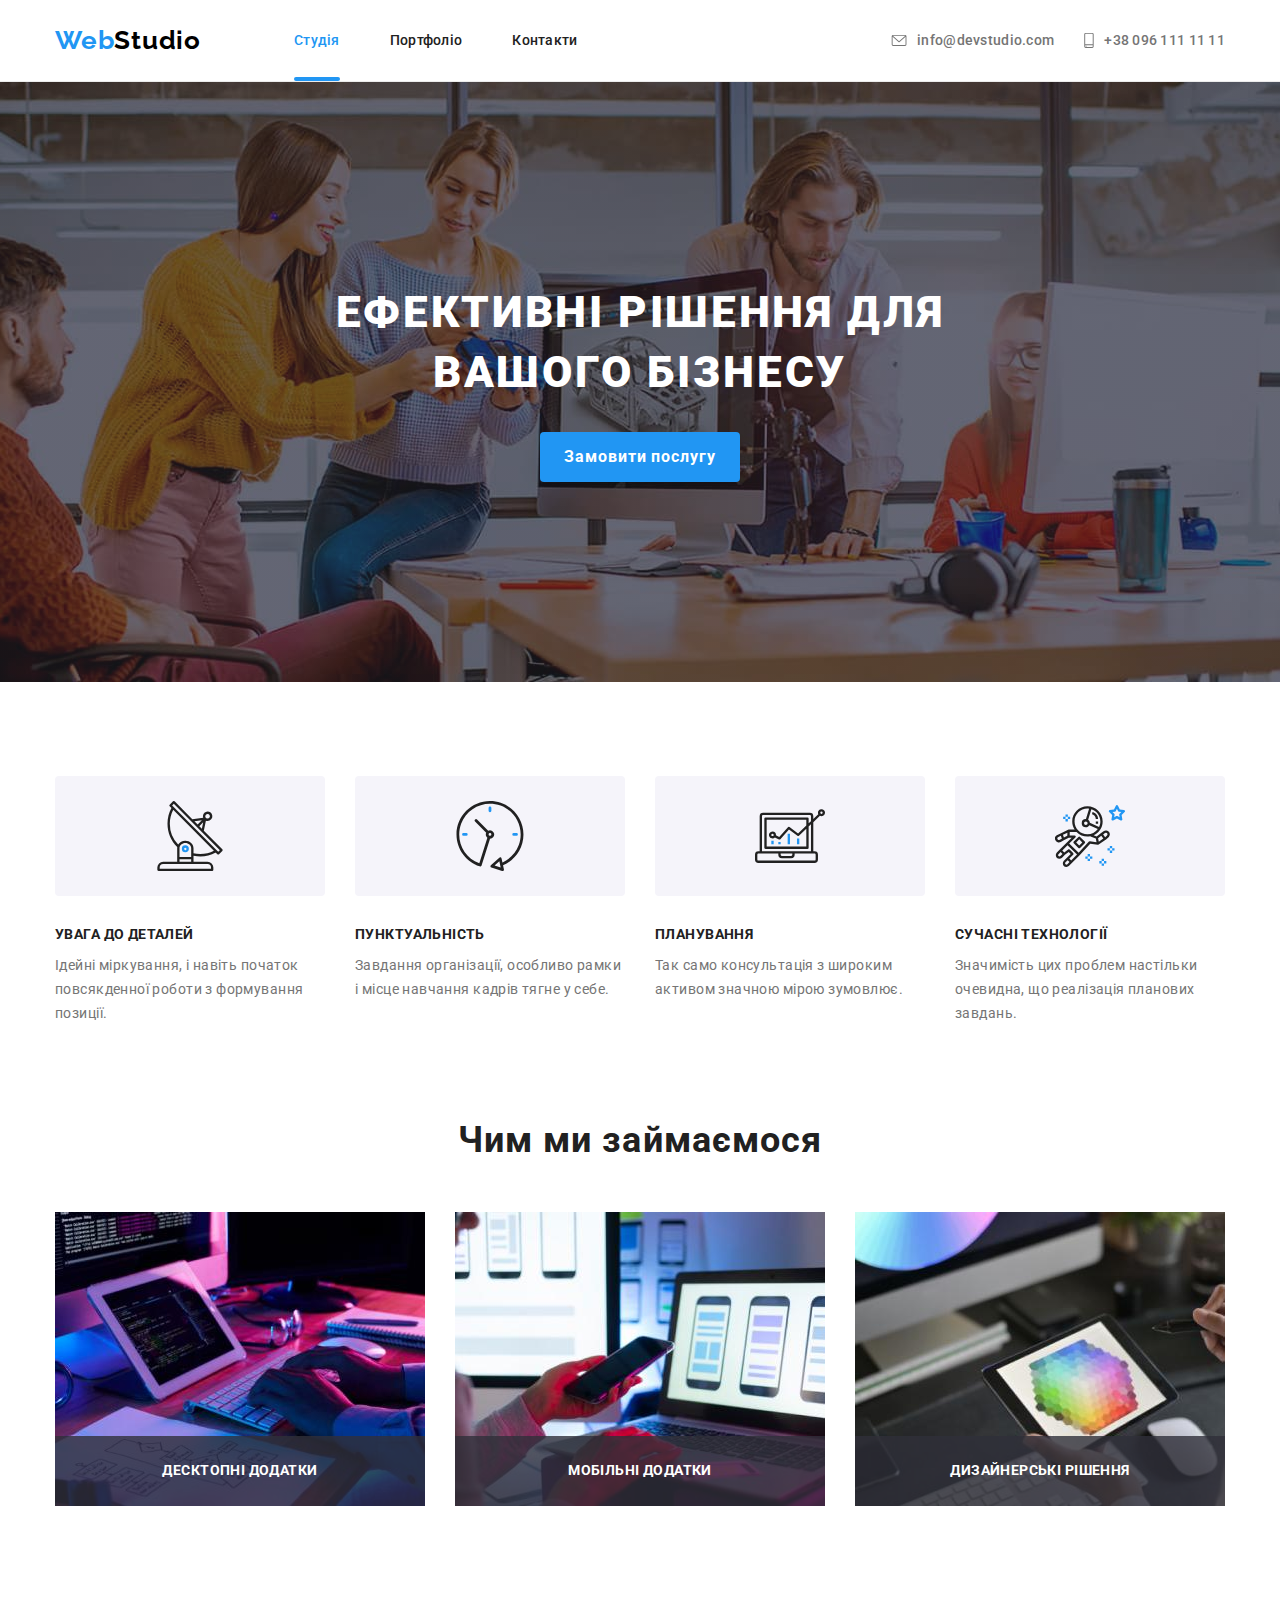
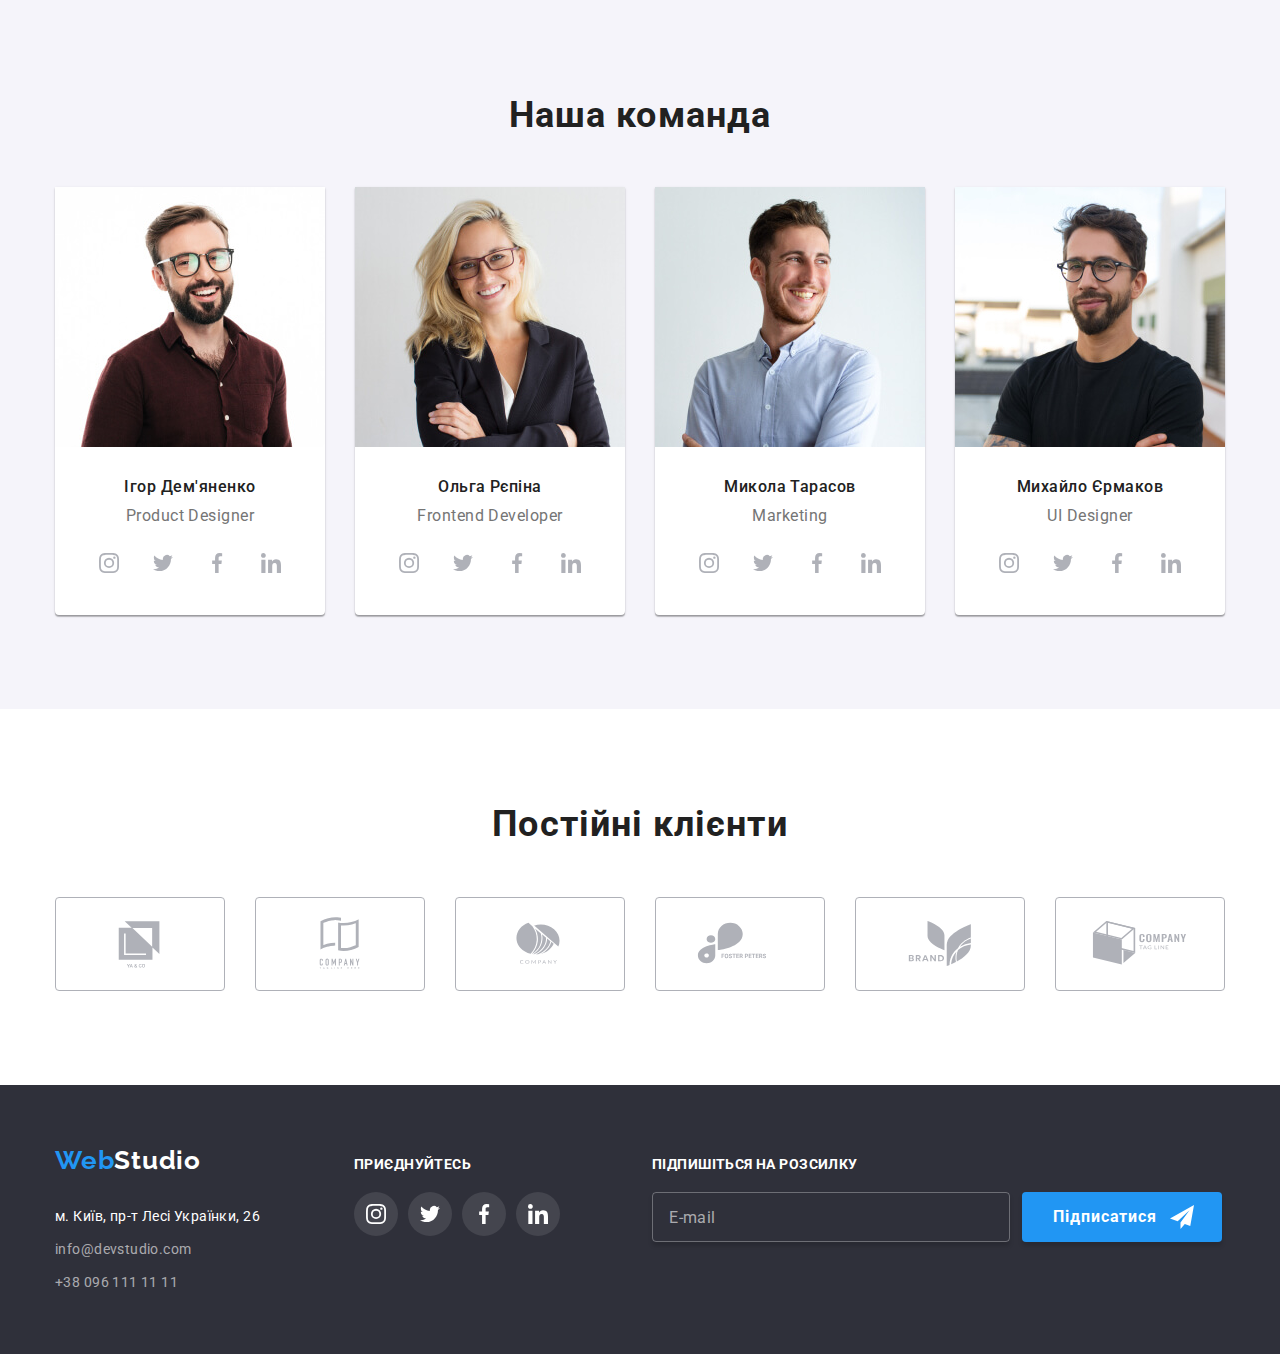
<file: index.html>
<!DOCTYPE html>
<html lang="uk">
  <head>
    <meta charset="UTF-8" />
    <meta http-equiv="X-UA-Compatible" content="IE=edge" />
    <meta name="viewport" content="width=device-width, initial-scale=1.0" />
    <title>Document</title>
    <link
      rel="stylesheet"
      href="https://cdnjs.cloudflare.com/ajax/libs/modern-normalize/2.0.0/modern-normalize.min.css"
    />
    <link rel="preconnect" href="https://fonts.googleapis.com" />
    <link rel="preconnect" href="https://fonts.gstatic.com" crossorigin />
    <link
      href="https://fonts.googleapis.com/css2?family=Raleway:wght@700&family=Roboto:wght@400;500;700;900&display=swap"
      rel="stylesheet"
    />
    <!--<link rel="stylesheet" href="./css/styles.css" />-->
    <link rel="stylesheet" href="./css/main.min.css" />
  </head>
  <body>
    <header>
      <div class="header-container container">
        <a lang="en" href="#" class="logo logo--light logo--mobile">
          <span class="logo__color">Web</span>Studio
        </a>
        <button data-menu-open class="menu-container__button">
          <svg class="menu-container_icon" width="40" height="40">
            <use href="./images/icons.svg#icon-menu_40px"></use>
          </svg>
        </button>
        <div data-menu class="menu-container">
          <button data-menu-close class="menu-container__button">
            <svg class="menu-container_icon" width="40" height="40">
              <use href="./images/icons.svg#icon-close_40px"></use>
            </svg>
          </button>

          <nav class="navigation">
            <a lang="en" href="#" class="logo logo--light logo--desk">
              <span class="logo__color">Web</span>Studio
            </a>
            <ul class="navigation__list">
              <li class="navigation__item">
                <a
                  class="navigation__link navigation__link--current"
                  href="./index.html"
                >
                  Студія
                </a>
              </li>
              <li class="navigation__item">
                <a class="navigation__link" href="./portfolio.html">
                  Портфоліо
                </a>
              </li>
              <li class="navigation__item">
                <a class="navigation__link" href="#"> Контакти </a>
              </li>
            </ul>
          </nav>
          <div class="menu-container__foot">
            <ul class="contacts">
              <li class="contacts__item">
                <a class="contacts__link" href="mailto:info@devstudio.com">
                  <svg width="16" height="12" class="contacts__icon">
                    <use href="./images/icons.svg#icon-envelope"></use>
                  </svg>
                  info@devstudio.com
                </a>
              </li>
              <li class="contacts__item">
                <a class="contacts__link" href="tel:380961111111">
                  <svg width="10" height="16" class="contacts__icon">
                    <use href="./images/icons.svg#icon-smartphone"></use>
                  </svg>
                  +38 096 111 11 11
                </a>
              </li>
            </ul>
            <ul class="header-social">
              <li class="header-social__item">
                <a class="header-social__link" href="#">Instagram</a>
              </li>
              <li class="header-social__item">
                <a class="header-social__link" href="#">Twitter</a>
              </li>
              <li class="header-social__item">
                <a class="header-social__link" href="#">Facebook</a>
              </li>
              <li class="header-social__item">
                <a class="header-social__link" href="#">LinkedIn</a>
              </li>
            </ul>
          </div>
        </div>
      </div>
    </header>
    <main>
      <section class="hero">
        <div class="container">
          <h1 class="hero__head">Ефективні рішення для вашого бізнесу</h1>
          <button data-modal-open type="button" class="hero__button">
            Замовити послугу
          </button>
        </div>
        <div data-modal class="backdrop is-hidden">
          <div class="modal">
            <button data-modal-close class="modal__button" type="button">
              <svg class="modal__icon" width="30" height="30">
                <use href="./images/icons.svg#icon-close"></use>
              </svg>
            </button>

            <form class="form">
              <h2 class="form__head">Залиште свої дані, ми вам передзвонимо</h2>
              <div class="form__field">
                <label class="form__label" for="name">Ім'я</label>
                <input class="form__input" type="text" name="name" id="name" />
                <svg class="form__icon" width="18" height="18">
                  <use href="./images/icons.svg#icon-person-black-18dp"></use>
                </svg>
              </div>

              <div class="form__field">
                <label class="form__label" for="tel">Телефон</label>
                <input class="form__input" type="tel" name="tel" id="tel" />
                <svg class="form__icon" width="18" height="18">
                  <use href="./images/icons.svg#icon-phone-black-18dp"></use>
                </svg>
              </div>

              <div class="form__field">
                <label class="form__label" for="mail">Пошта</label>
                <input class="form__input" type="email" name="mail" id="mail" />
                <svg class="form__icon" width="18" height="18">
                  <use href="./images/icons.svg#icon-email-black-18dp"></use>
                </svg>
              </div>

              <div class="comment form__field">
                <label class="form__label" for="comment">Коментар</label>
                <textarea
                  class="comment__textarea"
                  name="comment"
                  placeholder="Введіть текст"
                  id="comment"
                ></textarea>
              </div>

              <div class="checkbox">
                <label class="checkbox__label">
                  <input
                    class="checkbox__input visually-hidden"
                    type="checkbox"
                    name="policy"
                  />
                  <svg
                    class="checkbox__icon checkbox__icon--on"
                    width="16"
                    height="16"
                  >
                    <use href="./images/icons.svg#icon-check"></use>
                  </svg>
                  <svg
                    class="checkbox__icon checkbox__icon--off"
                    width="16"
                    height="16"
                  >
                    <use href="./images/icons.svg#vector-no-check"></use>
                  </svg>
                  Погоджуюся з розсилкою та приймаю
                  <a class="checkbox__link" href="#">Умови договору</a>
                </label>
              </div>

              <button class="form__button" type="submit">Відправити</button>
            </form>
          </div>
        </div>
      </section>
      <section class="advantages section">
        <div class="container">
          <h2 class="visually-hidden">hi</h2>
          <ul class="advantages__list">
            <li class="advantages__item">
              <div class="advantages__box">
                <svg width="70" height="70">
                  <use href="./images/icons.svg#icon-antenna-1"></use>
                </svg>
              </div>
              <h3 class="advantages__head">УВАГА ДО ДЕТАЛЕЙ</h3>
              <p class="advantages__text">
                Ідейні міркування, і навіть початок повсякденної роботи з
                формування позиції.
              </p>
            </li>
            <li class="advantages__item">
              <div class="advantages__box">
                <svg width="70" height="70">
                  <use href="./images/icons.svg#icon-clock-1"></use>
                </svg>
              </div>
              <h3 class="advantages__head">ПУНКТУАЛЬНІСТЬ</h3>
              <p class="advantages__text">
                Завдання організації, особливо рамки і місце навчання кадрів
                тягне у себе.
              </p>
            </li>
            <li class="advantages__item">
              <div class="advantages__box">
                <svg width="70" height="70">
                  <use href="./images/icons.svg#icon-diagram-1"></use>
                </svg>
              </div>
              <h3 class="advantages__head">ПЛАНУВАННЯ</h3>
              <p class="advantages__text">
                Так само консультація з широким активом значною мірою зумовлює.
              </p>
            </li>
            <li class="advantages__item">
              <div class="advantages__box">
                <svg width="70" height="70">
                  <use href="./images/icons.svg#icon-astronaut-1"></use>
                </svg>
              </div>
              <h3 class="advantages__head">СУЧАСНІ ТЕХНОЛОГІЇ</h3>
              <p class="advantages__text">
                Значимість цих проблем настільки очевидна, що реалізація
                планових завдань.
              </p>
            </li>
          </ul>
        </div>
      </section>
      <section class="about section">
        <div class="container">
          <h2 class="about__head">Чим ми займаємося</h2>
          <ul class="about__list">
            <li class="about__item">
              <img
                src="./images/desktop/decktopd.jpg"
                srcset="
                  ./images/desktop/decktopd.jpg    1x,
                  ./images/desktop/decktopd@2x.jpg 2x
                "
                alt="Навчання логіці html"
                width="370"
                height="294"
              />
              <div class="about__overlay">
                <p class="about__text">Десктопні додатки</p>
              </div>
            </li>
            <li class="about__item">
              <img
                src="./images/desktop/mobiled.jpg"
                srcset="
                  ./images/desktop/mobiled.jpg    1x,
                  ./images/desktop/mobiled@2x.jpg 2x
                "
                alt="Серфінг по інтернету за допомогою телефону"
                width="370"
                height="294"
              />
              <div class="about__overlay">
                <p class="about__text">Мобільні додатки</p>
              </div>
            </li>
            <li class="about__item">
              <img
                src="./images/desktop/designr.jpg"
                srcset="
                  ./images/desktop/designr.jpg    1x,
                  ./images/desktop/designr@2x.jpg 2x
                "
                alt="Палітра на графічному планшеті"
                width="370"
                height="294"
              />
              <div class="about__overlay">
                <p class="about__text">Дизайнерські рішення</p>
              </div>
            </li>
          </ul>
        </div>
      </section>
      <section class="team section">
        <div class="container">
          <h2 class="team__head">Наша команда</h2>
          <ul class="team__list">
            <li class="team__item">
              <picture>
                <source
                  srcset="
                    ./images/desktop/demyanenko_desktop-img.jpg    1x,
                    ./images/desktop/demyanenko_desktop-img@2x.jpg 2x
                  "
                  type="image/jpg"
                  media="(min-width: 1200px)"
                />
                <source
                  srcset="
                    ./images/tablet/demyanenko_tablet-img.jpg    1x,
                    ./images/tablet/demyanenko_tablet-img@2x.jpg 2x
                  "
                  type="image/jpg"
                  media="(min-width: 768px)"
                />
                <source
                  srcset="
                    ./images/mobile/demyanenko_mobile-img.jpg    1x,
                    ./images/mobile/demyanenko_mobile-img@2x.jpg 2x
                  "
                  type="image/jpg"
                />
                <img
                  src="./images/desktop/demyanenko_desktop-img.jpg"
                  alt="Фото Ігора Дем`яненко"
                />
              </picture>
              <div class="team__inner">
                <h3 class="team__name">Ігор Дем'яненко</h3>
                <p lang="en" class="team__profession">Product Designer</p>
                <ul class="social-networks social-networks--light">
                  <li class="social-networks__item">
                    <a class="social-networks__link" href="#">
                      <svg class="social-networks__icon" width="20" height="20">
                        <use href="./images/icons.svg#icon-instagram-2"></use>
                      </svg>
                    </a>
                  </li>
                  <li class="social-networks__item">
                    <a class="social-networks__link" href="#">
                      <svg class="social-networks__icon" width="20" height="20">
                        <use href="./images/icons.svg#icon-twitter-1"></use>
                      </svg>
                    </a>
                  </li>
                  <li class="social-networks__item">
                    <a class="social-networks__link" href="#">
                      <svg class="social-networks__icon" width="20" height="20">
                        <use href="./images/icons.svg#icon-facebook-1"></use>
                      </svg>
                    </a>
                  </li>
                  <li class="social-networks__item">
                    <a class="social-networks__link" href="#">
                      <svg class="social-networks__icon" width="20" height="20">
                        <use href="./images/icons.svg#icon-linkedin-1"></use>
                      </svg>
                    </a>
                  </li>
                </ul>
              </div>
            </li>
            <li class="team__item">
              <picture>
                <source
                  srcset="
                    ./images/desktop/repina_desktop-img.jpg    1x,
                    ./images/desktop/repina_desktop-img@2x.jpg 2x
                  "
                  type="image/jpg"
                  media="(min-width: 1200px)"
                />
                <source
                  srcset="
                    ./images/tablet/repina_tablet-img.jpg    1x,
                    ./images/tablet/repina_tablet-img@2x.jpg 2x
                  "
                  type="image/jpg"
                  media="(min-width: 768px)"
                />
                <source
                  srcset="
                    ./images/mobile/repina_mobile-img.jpg    1x,
                    ./images/mobile/repina_mobile-img@2x.jpg 2x
                  "
                  type="image/jpg"
                />
                <img
                  src="./images/desktop/repina_desktop-img.jpg"
                  alt="Фото Ольги Рєпіної"
                />
              </picture>
              <div class="team__inner">
                <h3 class="team__name">Ольга Рєпіна</h3>
                <p lang="en" class="team__profession">Frontend Developer</p>
                <ul class="social-networks social-networks--light">
                  <li class="social-networks__item">
                    <a class="social-networks__link" href="#">
                      <svg class="social-networks__icon" width="20" height="20">
                        <use href="./images/icons.svg#icon-instagram-2"></use>
                      </svg>
                    </a>
                  </li>
                  <li class="social-networks__item">
                    <a class="social-networks__link" href="#">
                      <svg class="social-networks__icon" width="20" height="20">
                        <use href="./images/icons.svg#icon-twitter-1"></use>
                      </svg>
                    </a>
                  </li>
                  <li class="social-networks__item">
                    <a class="social-networks__link" href="#">
                      <svg class="social-networks__icon" width="20" height="20">
                        <use href="./images/icons.svg#icon-facebook-1"></use>
                      </svg>
                    </a>
                  </li>
                  <li class="social-networks__item">
                    <a class="social-networks__link" href="#">
                      <svg class="social-networks__icon" width="20" height="20">
                        <use href="./images/icons.svg#icon-linkedin-1"></use>
                      </svg>
                    </a>
                  </li>
                </ul>
              </div>
            </li>
            <li class="team__item">
              <picture>
                <source
                  srcset="
                    ./images/desktop/tarasov_desktop-img.jpg    1x,
                    ./images/desktop/tarasov_desktop-img@2x.jpg 2x
                  "
                  type="image/jpg"
                  media="(min-width: 1200px)"
                />
                <source
                  srcset="
                    ./images/tablet/tarasov_tablet-img.jpg    1x,
                    ./images/tablet/tarasov_tablet-img@2x.jpg 2x
                  "
                  type="image/jpg"
                  media="(min-width: 768px)"
                />
                <source
                  srcset="
                    ./images/mobile/tarasov_mobile-img.jpg    1x,
                    ./images/mobile/tarasov_mobile-img@2x.jpg 2x
                  "
                  type="image/jpg"
                />
                <img
                  src="./images/desktop/tarasov_desktop-img.jpg"
                  alt="Фото Миколи Тарасова"
                />
              </picture>
              <div class="team__inner">
                <h3 class="team__name">Микола Тарасов</h3>
                <p lang="en" class="team__profession">Marketing</p>
                <ul class="social-networks social-networks--light">
                  <li class="social-networks__item">
                    <a class="social-networks__link" href="#">
                      <svg class="social-networks__icon" width="20" height="20">
                        <use href="./images/icons.svg#icon-instagram-2"></use>
                      </svg>
                    </a>
                  </li>
                  <li class="social-networks__item">
                    <a class="social-networks__link" href="#">
                      <svg class="social-networks__icon" width="20" height="20">
                        <use href="./images/icons.svg#icon-twitter-1"></use>
                      </svg>
                    </a>
                  </li>
                  <li class="social-networks__item">
                    <a class="social-networks__link" href="#">
                      <svg class="social-networks__icon" width="20" height="20">
                        <use href="./images/icons.svg#icon-facebook-1"></use>
                      </svg>
                    </a>
                  </li>
                  <li class="social-networks__item">
                    <a class="social-networks__link" href="#">
                      <svg class="social-networks__icon" width="20" height="20">
                        <use href="./images/icons.svg#icon-linkedin-1"></use>
                      </svg>
                    </a>
                  </li>
                </ul>
              </div>
            </li>
            <li class="team__item">
              <picture>
                <source
                  srcset="
                    ./images/desktop/ermakov_desktop-img.jpg    1x,
                    ./images/desktop/ermakov_desktop-img@2x.jpg 2x
                  "
                  type="image/jpg"
                  media="(min-width: 1200px)"
                />
                <source
                  srcset="
                    ./images/tablet/ermakov_tablet-img.jpg    1x,
                    ./images/tablet/ermakov_tablet-img@2x.jpg 2x
                  "
                  type="image/jpg"
                  media="(min-width: 768px)"
                />
                <source
                  srcset="
                    ./images/mobile/ermakov_mobile-img.jpg    1x,
                    ./images/mobile/ermakov_mobile-img@2x.jpg 2x
                  "
                  type="image/jpg"
                />
                <img
                  src="./images/desktop/ermakov_desktop-img.jpg"
                  alt="Фото Михайла Єрмакова"
                />
              </picture>
              <div class="team__inner">
                <h3 class="team__name">Михайло Єрмаков</h3>
                <p lang="en" class="team__profession">UI Designer</p>
                <ul class="social-networks social-networks--light">
                  <li class="social-networks__item">
                    <a class="social-networks__link" href="#">
                      <svg class="social-networks__icon" width="20" height="20">
                        <use href="./images/icons.svg#icon-instagram-2"></use>
                      </svg>
                    </a>
                  </li>
                  <li class="social-networks__item">
                    <a class="social-networks__link" href="#">
                      <svg class="social-networks__icon" width="20" height="20">
                        <use href="./images/icons.svg#icon-twitter-1"></use>
                      </svg>
                    </a>
                  </li>
                  <li class="social-networks__item">
                    <a class="social-networks__link" href="#">
                      <svg class="social-networks__icon" width="20" height="20">
                        <use href="./images/icons.svg#icon-facebook-1"></use>
                      </svg>
                    </a>
                  </li>
                  <li class="social-networks__item">
                    <a class="social-networks__link" href="#">
                      <svg class="social-networks__icon" width="20" height="20">
                        <use href="./images/icons.svg#icon-linkedin-1"></use>
                      </svg>
                    </a>
                  </li>
                </ul>
              </div>
            </li>
          </ul>
        </div>
      </section>
      <section class="clients section">
        <div class="container">
          <h2 class="clients__head">Постійні клієнти</h2>
          <ul class="clients__list">
            <li class="clients__item">
              <a class="clients__link" href="#">
                <svg class="clients__icon" width="106" height="60">
                  <use href="./images/icons.svg#icon-yaco"></use>
                </svg>
              </a>
            </li>
            <li class="clients__item">
              <a class="clients__link" href="#">
                <svg class="clients__icon" width="106" height="60">
                  <use href="./images/icons.svg#icon-taglinehere"></use>
                </svg>
              </a>
            </li>
            <li class="clients__item">
              <a class="clients__link" href="#">
                <svg class="clients__icon" width="106" height="60">
                  <use href="./images/icons.svg#icon-company"></use>
                </svg>
              </a>
            </li>
            <li class="clients__item">
              <a class="clients__link" href="#">
                <svg class="clients__icon" width="106" height="60">
                  <use href="./images/icons.svg#icon-Foster"></use>
                </svg>
              </a>
            </li>
            <li class="clients__item">
              <a class="clients__link" href="#">
                <svg class="clients__icon" width="106" height="60">
                  <use href="./images/icons.svg#icon-brand"></use>
                </svg>
              </a>
            </li>
            <li class="clients__item">
              <a class="clients__link" href="#">
                <svg class="clients__icon" width="106" height="60">
                  <use href="./images/icons.svg#icon-tagline"></use>
                </svg>
              </a>
            </li>
          </ul>
        </div>
      </section>
    </main>
    <footer>
      <div class="footer-box container">
        <div class="footer-box__tablet">
          <div class="main-section">
            <a lang="en" href="#" class="logo logo--dark">
              <span class="logo__color">Web</span>Studio
            </a>
            <address class="address">
              <ul class="address__list">
                <li class="address__item">
                  <a
                    href="https://goo.gl/maps/CPtrU1FHBa2aNyZL9"
                    target="_blank"
                    rel="noopener noreferrer"
                    class="address__location"
                    >м. Київ, пр-т Лесі Українки, 26</a
                  >
                </li>
                <li class="address__item">
                  <a class="address__contacts" href="mailto:info@devstudio.com">
                    info@devstudio.com
                  </a>
                </li>
                <li class="address__item">
                  <a class="address__contacts" href="tel:+380961111111">
                    +38 096 111 11 11
                  </a>
                </li>
              </ul>
            </address>
          </div>
          <div class="joining">
            <p class="joining__text">приєднуйтесь</p>
            <ul class="social-networks social-networks--dark">
              <li class="social-networks__item">
                <a
                  class="social-networks__link social-networks__link--dark"
                  href="#"
                >
                  <svg
                    class="social-networks__icon social-networks__icon--dark"
                    width="20"
                    height="20"
                  >
                    <use href="./images/icons.svg#icon-instagram-2"></use>
                  </svg>
                </a>
              </li>
              <li class="social-networks__item">
                <a
                  class="social-networks__link social-networks__link--dark"
                  href="#"
                >
                  <svg
                    class="social-networks__icon social-networks__icon--dark"
                    width="20"
                    height="20"
                  >
                    <use href="./images/icons.svg#icon-twitter-1"></use>
                  </svg>
                </a>
              </li>
              <li class="social-networks__item">
                <a
                  class="social-networks__link social-networks__link--dark"
                  href="#"
                >
                  <svg
                    class="social-networks__icon social-networks__icon--dark"
                    width="20"
                    height="20"
                  >
                    <use href="./images/icons.svg#icon-facebook-1"></use>
                  </svg>
                </a>
              </li>
              <li class="social-networks__item">
                <a
                  class="social-networks__link social-networks__link--dark"
                  href="#"
                >
                  <svg
                    class="social-networks__icon social-networks__icon--dark"
                    width="20"
                    height="20"
                  >
                    <use href="./images/icons.svg#icon-linkedin-1"></use>
                  </svg>
                </a>
              </li>
            </ul>
          </div>
        </div>
        <form class="subscribe">
          <p class="subscribe__text">Підпишіться на розсилку</p>
          <div class="subscribe__box">
            <input
              class="subscribe__input"
              type="email"
              name="email"
              placeholder="E-mail"
            />
            <button class="subscribe__button" type="button">
              Підписатися
              <svg class="subscribe__icon" width="24" height="24">
                <use href="./images/icons.svg#icon-sendtg"></use>
              </svg>
            </button>
          </div>
        </form>
      </div>
    </footer>
    <script src="./js/mobail-menu.js"></script>
    <script src="./js/modal.js"></script>
  </body>
</html>
</file>
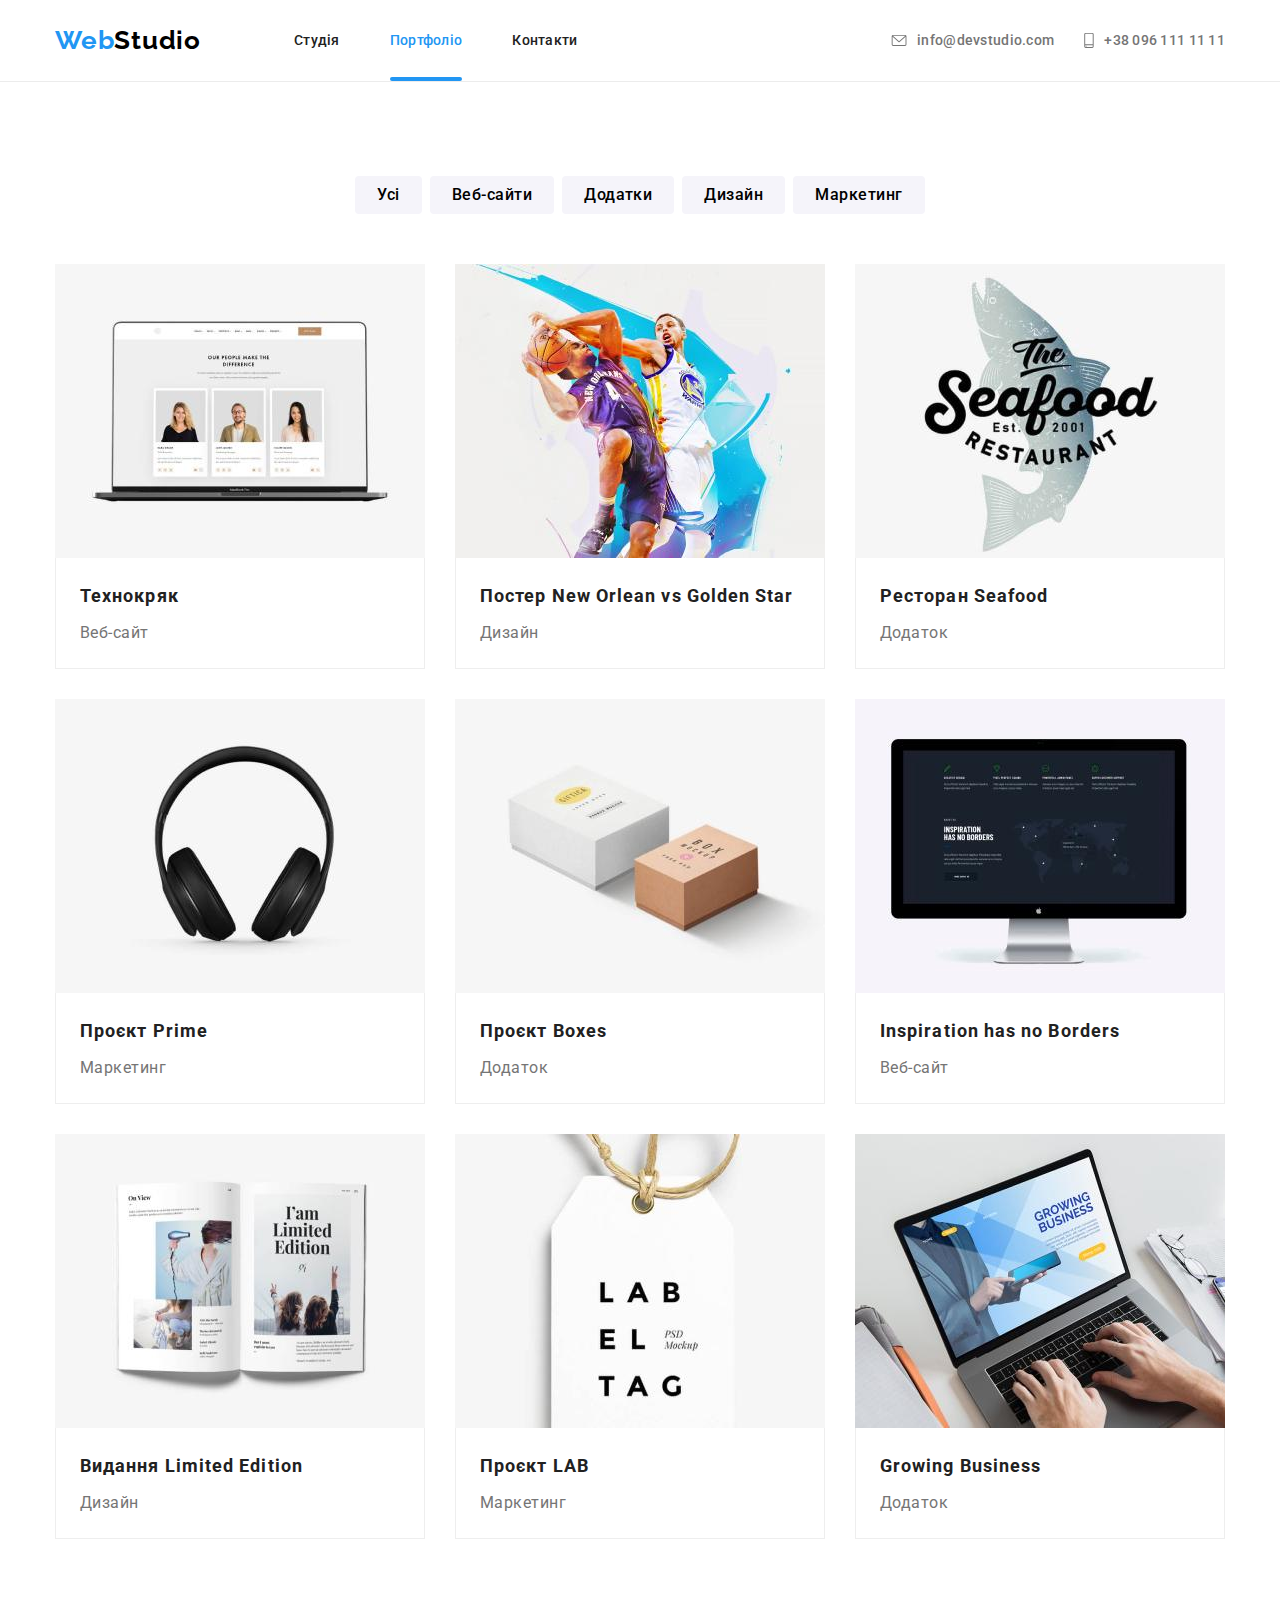
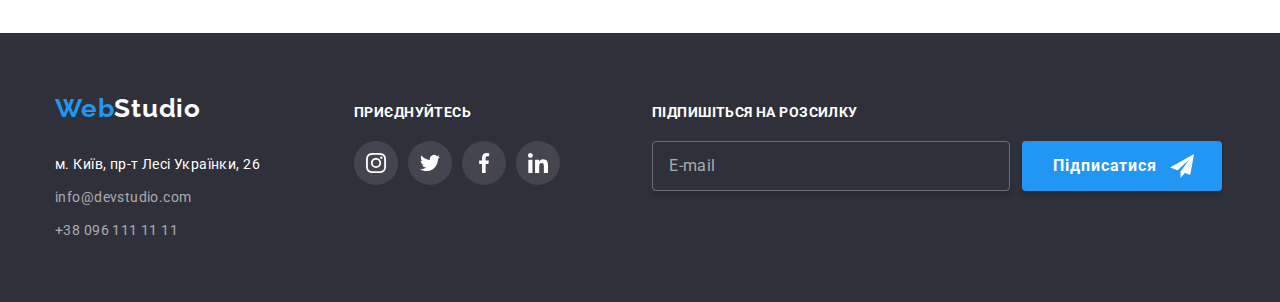
<file: portfolio.html>
<!DOCTYPE html>
<html lang="uk">
  <head>
    <meta charset="UTF-8" />
    <meta http-equiv="X-UA-Compatible" content="IE=edge" />
    <meta name="viewport" content="width=device-width, initial-scale=1.0" />
    <title>Document</title>
    <link
      rel="stylesheet"
      href="https://cdnjs.cloudflare.com/ajax/libs/modern-normalize/2.0.0/modern-normalize.min.css"
    />
    <link rel="preconnect" href="https://fonts.googleapis.com" />
    <link rel="preconnect" href="https://fonts.gstatic.com" crossorigin />
    <link
      href="https://fonts.googleapis.com/css2?family=Raleway:wght@700&family=Roboto:wght@400;500;700;900&display=swap"
      rel="stylesheet"
    />
    <!--<link rel="stylesheet" href="./css/styles.css" />-->
    <link rel="stylesheet" href="./css/main.min.css" />
  </head>
  <body>
    <header>
      <div class="header-container container">
        <a lang="en" href="#" class="logo logo--light logo--mobile">
          <span class="logo__color">Web</span>Studio
        </a>
        <button data-menu-open class="menu-container__button">
          <svg class="menu-container_icon" width="40" height="40">
            <use href="./images/icons.svg#icon-menu_40px"></use>
          </svg>
        </button>
        <div data-menu class="menu-container">
          <button data-menu-close class="menu-container__button">
            <svg class="menu-container_icon" width="40" height="40">
              <use href="./images/icons.svg#icon-close_40px"></use>
            </svg>
          </button>

          <nav class="navigation">
            <a lang="en" href="#" class="logo logo--light logo--desk">
              <span class="logo__color">Web</span>Studio
            </a>
            <ul class="navigation__list">
              <li class="navigation__item">
                <a class="navigation__link" href="./index.html"> Студія </a>
              </li>
              <li class="navigation__item">
                <a
                  class="navigation__link navigation__link--current"
                  href="./portfolio.html"
                >
                  Портфоліо
                </a>
              </li>
              <li class="navigation__item">
                <a class="navigation__link" href="#"> Контакти </a>
              </li>
            </ul>
          </nav>
          <div class="menu-container__foot">
            <ul class="contacts">
            <li class="contacts__item">
              <a class="contacts__link" href="mailto:info@devstudio.com">
                <svg width="16" height="12" class="contacts__icon">
                  <use href="./images/icons.svg#icon-envelope"></use>
                </svg>
                info@devstudio.com
              </a>
            </li>
            <li class="contacts__item">
              <a class="contacts__link" href="tel:380961111111">
                <svg width="10" height="16" class="contacts__icon">
                  <use href="./images/icons.svg#icon-smartphone"></use>
                </svg>
                +38 096 111 11 11
              </a>
            </li>
          </ul>
          <ul class="header-social">
            <li class="header-social__item">
              <a class="header-social__link" href="#">Instagram</a>
            </li>
            <li class="header-social__item">
              <a class="header-social__link" href="#">Twitter</a>
            </li>
            <li class="header-social__item">
              <a class="header-social__link" href="#">Facebook</a>
            </li>
            <li class="header-social__item">
              <a class="header-social__link" href="#">LinkedIn</a>
            </li>
          </ul>
          </div>
        </div>
      </div>
    </header>
    <main>
      <section class="portfolio section">
        <div class="container">
          <h1 class="visually-hidden">portfolio</h1>
          <ul class="portfolio__list">
            <li class="portfolio__item">
              <button type="button" class="portfolio__button">Усі</button>
            </li>
            <li class="portfolio__item">
              <button type="button" class="portfolio__button">Веб-сайти</button>
            </li>
            <li class="portfolio__item">
              <button type="button" class="portfolio__button">Додатки</button>
            </li>
            <li class="portfolio__item">
              <button type="button" class="portfolio__button">Дизайн</button>
            </li>
            <li class="portfolio__item">
              <button type="button" class="portfolio__button">Маркетинг</button>
            </li>
          </ul>
          <ul class="grid">
            <li class="grid__item">
              <a class="card" href="#">
                <div class="card__box">
                  <picture>
                    <source
                      srcset="
                        ./images/desktop/Technokrak_desktop.jpg    1x,
                        ./images/desktop/Technokrak_desktop_2x.jpg 2x
                      "
                      type="image/jpg"
                      media="(min-width: 1200px)"
                    />
                    <source
                      srcset="
                        ./images/tablet/Technokrak_tablet.jpg    1x,
                        ./images/tablet/Technokrak_tablet_2x.jpg 2x
                      "
                      type="image/jpg"
                      media="(min-width: 768px)"
                    />
                    <source
                      srcset="
                        ./images/mobile/Technokrak_mobile.jpg    1x,
                        ./images/mobile/Technokrak_mobile_2x.jpg 2x
                      "
                      type="image/jpg"
                    />
                    <img
                      src="./images/desktop/Technokrak_desktop.jpg"
                      alt="Демонстрація веб-сайту"
                    />
                  </picture>
                  <div class="card__overlay">
                    <p class="card__description">
                      Lorem ipsum dolor sit amet consectetur adipisicing elit.
                      Quos quod eius mollitia, et veniam placeat! Repellat
                      asperiores iure eligendi non numquam enim beatae expedita
                      error veritatis earum, quia iste quasi velit vero voluptas
                      porro debitis ut eos est cum ullam quo quaerat aut. Iusto,
                      dolor amet provident sint dolore quae, accusamus quasi
                      quod cumque dolorum dolorem soluta cupiditate tempora enim
                      iure veniam! Cupiditate ipsum facere non animi iste
                      perferendis placeat consequatur! Doloremque ipsam velit
                      pariatur aliquid, itaque molestiae facere quaerat, sunt
                      earum accusamus ea tempore dolore? Quod asperiores dolorum
                      optio accusamus. Voluptatem, fugiat maxime cum quisquam
                      atque obcaecati laboriosam quis?
                    </p>
                  </div>
                </div>
                <div class="card__border">
                  <h2 class="card__head">Технокряк</h2>
                  <p class="card__text">Веб-сайт</p>
                </div>
              </a>
            </li>
            <li class="grid__item">
              <a class="card" href="#">
                <div class="card__box">
                  <picture>
                    <source
                      srcset="
                        ./images/desktop/Poster_desktop.jpg    1x,
                        ./images/desktop/Poster_desktop_2x.jpg 2x
                      "
                      type="image/jpg"
                      media="(min-width: 1200px)"
                    />
                    <source
                      srcset="
                        ./images/tablet/Poster_tablet.jpg    1x,
                        ./images/tablet/Poster_tablet_2x.jpg 2x
                      "
                      type="image/jpg"
                      media="(min-width: 768px)"
                    />
                    <source
                      srcset="
                        ./images/mobile/Poster_mobile.jpg    1x,
                        ./images/mobile/Poster_mobile_2x.jpg 2x
                      "
                      type="image/jpg"
                    />
                    <img
                      src="./images/desktop/Poster_desktop.jpg"
                      alt="Постер з двума баскетболістами"
                    />
                  </picture>
                  <div class="card__overlay">
                    <p class="card__description">
                      Ресурс пропонує комплексні пропозиції з різним рівнем
                      функціоналу та сервісів. Все це дозволить відвідувачу
                      отримати вичерпні відомості про компанію чи приватну
                      особу.
                    </p>
                  </div>
                </div>
                <div class="card__border">
                  <h2 class="card__head">Постер New Orlean vs Golden Star</h2>
                  <p class="card__text">Дизайн</p>
                </div>
              </a>
            </li>
            <li class="grid__item">
              <a class="card" href="#">
                <div class="card__box">
                  <picture>
                    <source
                      srcset="
                        ./images/desktop/Seafood_desktop.jpg    1x,
                        ./images/desktop/Seafood_desktop_2x.jpg 2x
                      "
                      type="image/jpg"
                      media="(min-width: 1200px)"
                    />
                    <source
                      srcset="
                        ./images/tablet/Seafood_tablet.jpg    1x,
                        ./images/tablet/Seafood_tablet_2x.jpg 2x
                      "
                      type="image/jpg"
                      media="(min-width: 768px)"
                    />
                    <source
                      srcset="
                        ./images/mobile/Seafood_mobile.jpg    1x,
                        ./images/mobile/Seafood_mobile_2x.jpg 2x
                      "
                      type="image/jpg"
                    />
                    <img
                      src="./images/desktop/Seafood_desktop.jpg"
                      alt="Назва ресторану на фоні напівпрозорої риби"
                    />
                  </picture>
                  <div class="card__overlay">
                    <p class="card__description">
                      Ресурс пропонує комплексні пропозиції з різним рівнем
                      функціоналу та сервісів. Все це дозволить відвідувачу
                      отримати вичерпні відомості про компанію чи приватну
                      особу.
                    </p>
                  </div>
                </div>
                <div class="card__border">
                  <h2 class="card__head">Ресторан Seafood</h2>
                  <p class="card__text">Додаток</p>
                </div>
              </a>
            </li>
            <li class="grid__item">
              <a class="card" href="#">
                <div class="card__box">
                  <picture>
                    <source
                      srcset="
                        ./images/desktop/Prime_desktop.jpg    1x,
                        ./images/desktop/Prime_desktop_2x.jpg 2x
                      "
                      type="image/jpg"
                      media="(min-width: 1200px)"
                    />
                    <source
                      srcset="
                        ./images/tablet/Prime_tablet.jpg    1x,
                        ./images/tablet/Prime_tablet_2x.jpg 2x
                      "
                      type="image/jpg"
                      media="(min-width: 768px)"
                    />
                    <source
                      srcset="
                        ./images/mobile/Prime_mobile.jpg    1x,
                        ./images/mobile/Prime_mobile_2x.jpg 2x
                      "
                      type="image/jpg"
                    />
                    <img
                      src="./images/desktop/Prime_desktop.jpg"
                      alt="Навушники на білому фоні"
                    />
                  </picture>
                  <div class="card__overlay">
                    <p class="card__description">
                      Ресурс пропонує комплексні пропозиції з різним рівнем
                      функціоналу та сервісів. Все це дозволить відвідувачу
                      отримати вичерпні відомості про компанію чи приватну
                      особу.
                    </p>
                  </div>
                </div>
                <div class="card__border">
                  <h2 class="card__head">Проєкт Prime</h2>
                  <p class="card__text">Маркетинг</p>
                </div>
              </a>
            </li>
            <li class="grid__item">
              <a class="card" href="#">
                <div class="card__box">
                  <picture>
                    <source
                      srcset="
                        ./images/desktop/Boxes_desktop.jpg    1x,
                        ./images/desktop/Boxes_desktop_2x.jpg 2x
                      "
                      type="image/jpg"
                      media="(min-width: 1200px)"
                    />
                    <source
                      srcset="
                        ./images/tablet/Boxes_tablet.jpg    1x,
                        ./images/tablet/Boxes_tablet_2x.jpg 2x
                      "
                      type="image/jpg"
                      media="(min-width: 768px)"
                    />
                    <source
                      srcset="
                        ./images/mobile/Boxes_mobile.jpg    1x,
                        ./images/mobile/Boxes_mobile_2x.jpg 2x
                      "
                      type="image/jpg"
                    />
                    <img
                      src="./images/desktop/Boxes_desktop.jpg"
                      alt="Дві, гарно оформленні, коробочки"
                    />
                  </picture>
                  <div class="card__overlay">
                    <p class="card__description">
                      Ресурс пропонує комплексні пропозиції з різним рівнем
                      функціоналу та сервісів. Все це дозволить відвідувачу
                      отримати вичерпні відомості про компанію чи приватну
                      особу.
                    </p>
                  </div>
                </div>
                <div class="card__border">
                  <h2 class="card__head">Проєкт Boxes</h2>
                  <p class="card__text">Додаток</p>
                </div>
              </a>
            </li>
            <li class="grid__item">
              <a class="card" href="#">
                <div class="card__box">
                  <picture>
                    <source
                      srcset="
                        ./images/desktop/Borders_desktop.jpg    1x,
                        ./images/desktop/Borders_desktop_2x.jpg 2x
                      "
                      type="image/jpg"
                      media="(min-width: 1200px)"
                    />
                    <source
                      srcset="
                        ./images/tablet/Borders_tablet.jpg    1x,
                        ./images/tablet/Borders_tablet_2x.jpg 2x
                      "
                      type="image/jpg"
                      media="(min-width: 768px)"
                    />
                    <source
                      srcset="
                        ./images/mobile/Borders_mobile.jpg    1x,
                        ./images/mobile/Borders_mobile_2x.jpg 2x
                      "
                      type="image/jpg"
                    />
                    <img
                      src="./images/desktop/Borders_desktop.jpg"
                      alt="Екран із зображенням веб-сайту"
                    />
                  </picture>
                  <div class="card__overlay">
                    <p class="card__description">
                      Ресурс пропонує комплексні пропозиції з різним рівнем
                      функціоналу та сервісів. Все це дозволить відвідувачу
                      отримати вичерпні відомості про компанію чи приватну
                      особу.
                    </p>
                  </div>
                </div>
                <div class="card__border">
                  <h2 class="card__head" lang="en">
                    Inspiration has no Borders
                  </h2>
                  <p class="card__text">Веб-сайт</p>
                </div>
              </a>
            </li>
            <li class="grid__item">
              <a class="card" href="#">
                <div class="card__box">
                  <picture>
                    <source
                      srcset="
                        ./images/desktop/Limited_desktop.jpg    1x,
                        ./images/desktop/Limited_desktop_2x.jpg 2x
                      "
                      type="image/jpg"
                      media="(min-width: 1200px)"
                    />
                    <source
                      srcset="
                        ./images/tablet/Limited_tablet.jpg    1x,
                        ./images/tablet/Limited_tablet_2x.jpg 2x
                      "
                      type="image/jpg"
                      media="(min-width: 768px)"
                    />
                    <source
                      srcset="
                        ./images/mobile/Limited_mobile.jpg    1x,
                        ./images/mobile/Limited_mobile_2x.jpg 2x
                      "
                      type="image/jpg"
                    />
                    <img
                      src="./images/desktop/Limited_desktop.jpg"
                      alt="Журнал у гарному дизайні"
                    />
                  </picture>
                  <div class="card__overlay">
                    <p class="card__description">
                      Ресурс пропонує комплексні пропозиції з різним рівнем
                      функціоналу та сервісів. Все це дозволить відвідувачу
                      отримати вичерпні відомості про компанію чи приватну
                      особу.
                    </p>
                  </div>
                </div>
                <div class="card__border">
                  <h2 class="card__head">Видання Limited Edition</h2>
                  <p class="card__text">Дизайн</p>
                </div>
              </a>
            </li>
            <li class="grid__item">
              <a class="card" href="#">
                <div class="card__box">
                  <picture>
                    <source
                      srcset="
                        ./images/desktop/LAB_desktop.jpg    1x,
                        ./images/desktop/LAB_desktop_2x.jpg 2x
                      "
                      type="image/jpg"
                      media="(min-width: 1200px)"
                    />
                    <source
                      srcset="
                        ./images/tablet/LAB_tablet.jpg    1x,
                        ./images/tablet/LAB_tablet_2x.jpg 2x
                      "
                      type="image/jpg"
                      media="(min-width: 768px)"
                    />
                    <source
                      srcset="
                        ./images/mobile/LAB_mobile.jpg    1x,
                        ./images/mobile/LAB_mobile_2x.jpg 2x
                      "
                      type="image/jpg"
                    />
                    <img src="./images/desktop/LAB_desktop.jpg" alt="бірка" />
                  </picture>
                  <div class="card__overlay">
                    <p class="card__description">
                      Ресурс пропонує комплексні пропозиції з різним рівнем
                      функціоналу та сервісів. Все це дозволить відвідувачу
                      отримати вичерпні відомості про компанію чи приватну
                      особу.
                    </p>
                  </div>
                </div>
                <div class="card__border">
                  <h2 class="card__head">Проєкт LAB</h2>
                  <p class="card__text">Маркетинг</p>
                </div>
              </a>
            </li>
            <li class="grid__item">
              <a class="card" href="#">
                <div class="card__box">
                  <picture>
                    <source
                      srcset="
                        ./images/desktop/Business_desktop.jpg    1x,
                        ./images/desktop/Business_desktop_2x.jpg 2x
                      "
                      type="image/jpg"
                      media="(min-width: 1200px)"
                    />
                    <source
                      srcset="
                        ./images/tablet/Business_tablet.jpg    1x,
                        ./images/tablet/Business_tablet_2x.jpg 2x
                      "
                      type="image/jpg"
                      media="(min-width: 768px)"
                    />
                    <source
                      srcset="
                        ./images/mobile/Business_mobile.jpg    1x,
                        ./images/mobile/Business_mobile_2x.jpg 2x
                      "
                      type="image/jpg"
                    />
                    <img
                      src="./images/desktop/Business_desktop.jpg"
                      alt="Ноутбук із зображенням застосунку чи сайту"
                    />
                  </picture>
                  <div class="card__overlay">
                    <p class="card__description">
                      Ресурс пропонує комплексні пропозиції з різним рівнем
                      функціоналу та сервісів. Все це дозволить відвідувачу
                      отримати вичерпні відомості про компанію чи приватну
                      особу.
                    </p>
                  </div>
                </div>
                <div class="card__border">
                  <h2 class="card__head" lang="en">Growing Business</h2>
                  <p class="card__text">Додаток</p>
                </div>
              </a>
            </li>
          </ul>
        </div>
      </section>
    </main>
    <footer>
      <div class="footer-box container">
        <div class="footer-box__tablet">
          <div class="main-section">
            <a lang="en" href="#" class="logo logo--dark">
              <span class="logo__color">Web</span>Studio
            </a>
            <address class="address">
              <ul class="address__list">
                <li class="address__item">
                  <a
                    href="https://goo.gl/maps/CPtrU1FHBa2aNyZL9"
                    target="_blank"
                    rel="noopener noreferrer"
                    class="address__location"
                    >м. Київ, пр-т Лесі Українки, 26</a
                  >
                </li>
                <li class="address__item">
                  <a class="address__contacts" href="mailto:info@devstudio.com">
                    info@devstudio.com
                  </a>
                </li>
                <li class="address__item">
                  <a class="address__contacts" href="tel:+380961111111">
                    +38 096 111 11 11
                  </a>
                </li>
              </ul>
            </address>
          </div>
          <div class="joining">
            <p class="joining__text">приєднуйтесь</p>
            <ul class="social-networks social-networks--dark">
              <li class="social-networks__item">
                <a
                  class="social-networks__link social-networks__link--dark"
                  href="#"
                >
                  <svg
                    class="social-networks__icon social-networks__icon--dark"
                    width="20"
                    height="20"
                  >
                    <use href="./images/icons.svg#icon-instagram-2"></use>
                  </svg>
                </a>
              </li>
              <li class="social-networks__item">
                <a
                  class="social-networks__link social-networks__link--dark"
                  href="#"
                >
                  <svg
                    class="social-networks__icon social-networks__icon--dark"
                    width="20"
                    height="20"
                  >
                    <use href="./images/icons.svg#icon-twitter-1"></use>
                  </svg>
                </a>
              </li>
              <li class="social-networks__item">
                <a
                  class="social-networks__link social-networks__link--dark"
                  href="#"
                >
                  <svg
                    class="social-networks__icon social-networks__icon--dark"
                    width="20"
                    height="20"
                  >
                    <use href="./images/icons.svg#icon-facebook-1"></use>
                  </svg>
                </a>
              </li>
              <li class="social-networks__item">
                <a
                  class="social-networks__link social-networks__link--dark"
                  href="#"
                >
                  <svg
                    class="social-networks__icon social-networks__icon--dark"
                    width="20"
                    height="20"
                  >
                    <use href="./images/icons.svg#icon-linkedin-1"></use>
                  </svg>
                </a>
              </li>
            </ul>
          </div>
        </div>
        <form class="subscribe">
          <p class="subscribe__text">Підпишіться на розсилку</p>
          <div class="subscribe__box">
            <input
              class="subscribe__input"
              type="email"
              name="email"
              placeholder="E-mail"
            />
            <button class="subscribe__button" type="button">
              Підписатися
              <svg class="subscribe__icon" width="24" height="24">
                <use href="./images/icons.svg#icon-sendtg"></use>
              </svg>
            </button>
          </div>
        </form>
      </div>
    </footer>
    <script src="./js/mobail-menu.js"></script>
  </body>
</html>
</file>
<file: css/main.min.css>
a{text-decoration:none}li{list-style-type:none}body{font-family:Roboto,sans-serif;color:#212121;margin:0}body.noscroll{overflow:hidden}h1,h2,h3,h4,p,ul{margin:0;padding:0}img{display:block;width:100%;height:auto}.container{width:100%;padding:0 15px;margin-left:auto;margin-right:auto;max-width:480px}@media screen and (min-width: 768px){.container{max-width:768px}}@media screen and (min-width: 1200px){.container{max-width:1200px}}button{padding:0;margin:0;border:none;background:none;cursor:pointer}.section{padding-bottom:60px}@media screen and (min-width: 1200px){.section{padding-bottom:94px}}.visually-hidden{position:absolute;width:1px;height:1px;margin:-1px;border:0;padding:0;white-space:nowrap;-webkit-clip-path:inset(100%);clip-path:inset(100%);clip:rect(0 0 0 0);overflow:hidden}textarea{resize:none}::-webkit-scrollbar{width:8px}::-webkit-scrollbar-track{background-color:rgba(0,0,0,0)}::-webkit-scrollbar-thumb{background-color:rgba(0,0,0,.2);border-radius:4px}::-webkit-scrollbar-thumb:hover{background-color:rgba(0,0,0,.5)}header{border-bottom:1px solid #ececec;position:relative}.header-container{display:-webkit-box;display:-ms-flexbox;display:flex;-webkit-box-pack:justify;-ms-flex-pack:justify;justify-content:space-between;-webkit-box-align:center;-ms-flex-align:center;align-items:center;padding:16px 15px;max-width:480px}@media screen and (min-width: 768px){.header-container{max-width:768px;padding:0 15px;display:block}}@media screen and (min-width: 1200px){.header-container{max-width:1200px;padding:0 15px}}.navigation{display:-webkit-box;display:-ms-flexbox;display:flex;-webkit-box-align:center;-ms-flex-align:center;align-items:center}@media screen and (max-width: 767.98px){.menu-container{display:-webkit-box;display:-ms-flexbox;display:flex;-webkit-box-orient:vertical;-webkit-box-direction:normal;-ms-flex-direction:column;flex-direction:column;-webkit-box-pack:justify;-ms-flex-pack:justify;justify-content:space-between;-webkit-transform:translate(-101%, 0);transform:translate(-101%, 0);position:absolute;top:0;left:0;width:100%;height:100dvh;z-index:1}}@media screen and (min-width: 768px){.menu-container{display:-webkit-box;display:-ms-flexbox;display:flex;-webkit-box-pack:justify;-ms-flex-pack:justify;justify-content:space-between}}@media screen and (min-width: 768px){.menu-container__foot{display:-webkit-box;display:-ms-flexbox;display:flex;-webkit-box-pack:justify;-ms-flex-pack:justify;justify-content:space-between}}.menu-container__button{-webkit-transition:fill 250ms cubic-bezier(0.4, 0, 0.2, 1);transition:fill 250ms cubic-bezier(0.4, 0, 0.2, 1)}@media screen and (min-width: 768px){.menu-container__button{display:none}}.menu-container__button:hover,.menu-container__button:focus{fill:#2196f3}.menu-container__button[data-menu-close]{position:absolute;right:15px;top:10px}.menu-container.open{background-color:#fff;padding:48px 40px;-webkit-transform:translate(0, 0);transform:translate(0, 0)}.logo{font-family:Raleway;font-size:24px;font-weight:700;line-height:1.2;letter-spacing:.72px}@media screen and (min-width: 1200px){.logo{font-size:26px;letter-spacing:.78px}}.logo--light{color:#000}.logo--dark{display:inline-block;color:#fff}.logo__color{color:#2196f3}@media screen and (min-width: 768px){.logo--mobile{display:none}}@media screen and (max-width: 767.98px){.logo--desk{display:none}}@media screen and (min-width: 768px){.navigation__list{display:-webkit-box;display:-ms-flexbox;display:flex;margin-left:88px}}@media screen and (min-width: 1200px){.navigation__list{margin-left:93px}}.navigation__item:not(:last-child){margin-bottom:32px}@media screen and (min-width: 768px){.navigation__item:not(:last-child){margin-right:50px;margin-bottom:0}}.navigation__link{position:relative;color:#212121;font-size:40px;font-style:normal;font-weight:500;line-height:1.2;letter-spacing:.8px;-webkit-transition:color 250ms cubic-bezier(0.4, 0, 0.2, 1);transition:color 250ms cubic-bezier(0.4, 0, 0.2, 1)}@media screen and (min-width: 768px){.navigation__link{display:block;padding:32px 0;font-size:14px;letter-spacing:.28px}}.navigation__link:focus,.navigation__link:hover{color:#2196f3}.navigation__link--current{color:#2196f3}@media screen and (min-width: 768px){.navigation__link--current::after{content:"";display:block;position:absolute;bottom:0;left:0;width:100%;height:4px;background-color:#2196f3;border-radius:2px}}.contacts{margin-top:30px;display:-webkit-box;display:-ms-flexbox;display:flex;gap:32px;-webkit-box-orient:vertical;-webkit-box-direction:reverse;-ms-flex-direction:column-reverse;flex-direction:column-reverse}@media screen and (min-width: 768px){.contacts{gap:10px;margin-top:0;-webkit-box-orient:vertical;-webkit-box-direction:normal;-ms-flex-direction:column;flex-direction:column;-webkit-box-pack:center;-ms-flex-pack:center;justify-content:center}}@media screen and (min-width: 1200px){.contacts{gap:30px;-webkit-box-orient:horizontal;-webkit-box-direction:normal;-ms-flex-direction:row;flex-direction:row;-webkit-box-align:center;-ms-flex-align:center;align-items:center}}.contacts__link{color:#757575;font-size:24px;font-style:normal;font-weight:500;line-height:1.2;letter-spacing:.48px;-webkit-transition:color 250ms cubic-bezier(0.4, 0, 0.2, 1);transition:color 250ms cubic-bezier(0.4, 0, 0.2, 1)}@media screen and (min-width: 768px){.contacts__link{display:-webkit-box;display:-ms-flexbox;display:flex;-webkit-box-align:center;-ms-flex-align:center;align-items:center;font-size:12px;letter-spacing:.24px}}@media screen and (min-width: 1200px){.contacts__link{font-size:14px;letter-spacing:.28px}}.contacts__link:focus,.contacts__link:hover{color:#2196f3}.contacts__icon{display:none}@media screen and (min-width: 768px){.contacts__icon{display:inline;margin-right:10px;fill:currentColor;-webkit-transition:fill 250ms cubic-bezier(0.4, 0, 0.2, 1);transition:fill 250ms cubic-bezier(0.4, 0, 0.2, 1)}}@media screen and (max-width: 767.98px){.contacts__item:last-child .contacts__link{color:#2196f3;font-size:30px;letter-spacing:.68px;text-wrap:nowrap}}.header-social{margin-top:60px;display:-webkit-box;display:-ms-flexbox;display:flex;gap:20px;-ms-flex-wrap:wrap;flex-wrap:wrap}@media screen and (min-width: 768px){.header-social{display:none}}.header-social__item{position:relative}.header-social__item:not(:last-child)::after{content:"";width:1px;right:-10px;top:0;height:100%;position:absolute;background-color:rgba(33,33,33,.2)}.header-social__link{color:#2196f3;font-size:18px;font-style:normal;font-weight:500;line-height:1.22;letter-spacing:.36px}.hero{margin-right:auto;margin-left:auto;text-align:center;background-color:#c4c4c4;padding:118px 0;background-image:-webkit-gradient(linear, left top, left bottom, from(rgba(47, 48, 58, 0.4)), to(rgba(47, 48, 58, 0.4))),url(../images/mobile/hero-img.jpg);background-image:linear-gradient(rgba(47, 48, 58, 0.4), rgba(47, 48, 58, 0.4)),url(../images/mobile/hero-img.jpg);background-repeat:no-repeat;background-position:center;background-size:cover}@media screen and (min-device-pixel-ratio: 2),(-webkit-min-device-pixel-ratio: 2),(min-resolution: 192dpi),(min-resolution: 2dppx){.hero{background-image:-webkit-gradient(linear, left top, left bottom, from(rgba(47, 48, 58, 0.4)), to(rgba(47, 48, 58, 0.4))),url(../images/mobile/hero-img@2x.jpg);background-image:linear-gradient(rgba(47, 48, 58, 0.4), rgba(47, 48, 58, 0.4)),url(../images/mobile/hero-img@2x.jpg)}}@media screen and (min-width: 768px){.hero{padding:118px 0;background-image:-webkit-gradient(linear, left top, left bottom, from(rgba(47, 48, 58, 0.4)), to(rgba(47, 48, 58, 0.4))),url(../images/tablet/Header_tablet-img.jpg);background-image:linear-gradient(rgba(47, 48, 58, 0.4), rgba(47, 48, 58, 0.4)),url(../images/tablet/Header_tablet-img.jpg)}}@media screen and (min-width: 768px)and (min-device-pixel-ratio: 2),screen and (min-width: 768px)and (-webkit-min-device-pixel-ratio: 2),screen and (min-width: 768px)and (min-resolution: 192dpi),screen and (min-width: 768px)and (min-resolution: 2dppx){.hero{background-image:-webkit-gradient(linear, left top, left bottom, from(rgba(47, 48, 58, 0.4)), to(rgba(47, 48, 58, 0.4))),url(../images/tablet/Header_tablet-img@2x.jpg);background-image:linear-gradient(rgba(47, 48, 58, 0.4), rgba(47, 48, 58, 0.4)),url(../images/tablet/Header_tablet-img@2x.jpg)}}@media screen and (min-width: 1200px){.hero{padding:200px 0;max-width:1600px;background-image:-webkit-gradient(linear, left top, left bottom, from(rgba(47, 48, 58, 0.4)), to(rgba(47, 48, 58, 0.4))),url(../images/desktop/Heder_desktop-img.jpg);background-image:linear-gradient(rgba(47, 48, 58, 0.4), rgba(47, 48, 58, 0.4)),url(../images/desktop/Heder_desktop-img.jpg)}}@media screen and (min-width: 1200px)and (min-device-pixel-ratio: 2),screen and (min-width: 1200px)and (-webkit-min-device-pixel-ratio: 2),screen and (min-width: 1200px)and (min-resolution: 192dpi),screen and (min-width: 1200px)and (min-resolution: 2dppx){.hero{background-image:-webkit-gradient(linear, left top, left bottom, from(rgba(47, 48, 58, 0.4)), to(rgba(47, 48, 58, 0.4))),url(../images/desktop/Heder_desktop-img@2x.jpg);background-image:linear-gradient(rgba(47, 48, 58, 0.4), rgba(47, 48, 58, 0.4)),url(../images/desktop/Heder_desktop-img@2x.jpg)}}.hero__head{max-width:360px;margin-bottom:30px;margin-left:auto;margin-right:auto;color:#fff;text-align:center;font-size:26px;font-weight:900;line-height:1.61;letter-spacing:1.56px;text-transform:uppercase}@media screen and (min-width: 1200px){.hero__head{max-width:696px;font-size:44px;line-height:1.36364;letter-spacing:2.64px}}.hero__button{width:200px;height:50px;border-radius:4px;border:1px;color:#fff;background-color:#2196f3;text-align:center;font-family:Roboto;font-size:16px;font-weight:700;line-height:1.875;letter-spacing:.96px;cursor:pointer;-webkit-box-shadow:0px 4px 4px 0px rgba(0,0,0,.15);box-shadow:0px 4px 4px 0px rgba(0,0,0,.15)}.backdrop{position:fixed;z-index:1;top:0;left:0;width:100%;height:100%;background:rgba(0,0,0,.2);opacity:1;visibility:visible;-webkit-transition:opacity 250ms cubic-bezier(0.4, 0, 0.2, 1),visibility 250ms cubic-bezier(0.4, 0, 0.2, 1);transition:opacity 250ms cubic-bezier(0.4, 0, 0.2, 1),visibility 250ms cubic-bezier(0.4, 0, 0.2, 1)}.backdrop.is-hidden{opacity:0;pointer-events:none;visibility:hidden}.modal{position:absolute;z-index:1;max-width:450px;width:100%;top:50%;left:50%;padding:40px;-webkit-transform:translate(-50%, -50%) scale(1);transform:translate(-50%, -50%) scale(1);border-radius:4px;background:#fff;-webkit-box-shadow:0px 2px 1px 0px rgba(0,0,0,.2),0px 1px 1px 0px rgba(0,0,0,.14),0px 1px 3px 0px rgba(0,0,0,.12);box-shadow:0px 2px 1px 0px rgba(0,0,0,.2),0px 1px 1px 0px rgba(0,0,0,.14),0px 1px 3px 0px rgba(0,0,0,.12);-webkit-transition:-webkit-transform 250ms cubic-bezier(0.4, 0, 0.2, 1);transition:-webkit-transform 250ms cubic-bezier(0.4, 0, 0.2, 1);transition:transform 250ms cubic-bezier(0.4, 0, 0.2, 1);transition:transform 250ms cubic-bezier(0.4, 0, 0.2, 1), -webkit-transform 250ms cubic-bezier(0.4, 0, 0.2, 1)}@media screen and (min-width: 1200px){.modal{max-width:528px}}.backdrop.is-hidden .modal{-webkit-transform:translate(-50%, -50%) scale(0.9);transform:translate(-50%, -50%) scale(0.9)}.modal__button{position:absolute;top:8px;right:8px;width:30px;height:30px;padding:0;border:none;font:inherit;color:inherit;background-color:rgba(0,0,0,0);cursor:pointer}@media screen and (max-width: 320px){.modal__button{top:42px}}.modal__icon{fill:#000;-webkit-transition:fill 250ms cubic-bezier(0.4, 0, 0.2, 1);transition:fill 250ms cubic-bezier(0.4, 0, 0.2, 1)}.modal__button:hover .modal__icon,.modal__button:focus .modal__icon{fill:#2196f3}.form__head{margin-bottom:12px;color:#212121;text-align:center;font-size:20px;font-weight:700;line-height:1.2;letter-spacing:.6px}@media screen and (min-width: 1200px){.form__head{line-height:1.5}}.form__field{display:-webkit-box;display:-ms-flexbox;display:flex;-webkit-box-orient:vertical;-webkit-box-direction:normal;-ms-flex-direction:column;flex-direction:column;margin-bottom:10px;position:relative}.form__label{margin-right:auto;margin-bottom:4px;color:#757575;font-size:12px;font-weight:400;line-height:1.2;letter-spacing:.12px}.form__input{width:100%;height:40px;padding-left:42px;border-radius:4px;border:1px solid rgba(33,33,33,.2);outline:none}.form__input:hover,.form__input:focus{border:1px solid #2196f3}.form__icon{position:absolute;bottom:11px;left:12px}.form__input:hover+.form__icon,.form__input:focus+.form__icon{fill:#2196f3}.form__button{width:200px;height:50px;border-radius:4px;border:1px;background-color:#2196f3;-webkit-box-shadow:0px 4px 4px 0px rgba(0,0,0,.15);box-shadow:0px 4px 4px 0px rgba(0,0,0,.15);cursor:pointer;color:#fff;text-align:center;font-size:16px;font-style:normal;font-weight:700;line-height:1.87;letter-spacing:.96px;-webkit-transition:background-color 250ms cubic-bezier(0.4, 0, 0.2, 1);transition:background-color 250ms cubic-bezier(0.4, 0, 0.2, 1)}.form__button:hover,.form__button:focus{background-color:#188ce8}.comment{margin-bottom:20px}.comment__textarea{width:100%;height:120px;padding:12px 16px;border-radius:4px;border:1px solid rgba(33,33,33,.2);outline:none}@media screen and (max-width: 320px){.comment__textarea{max-height:44px}}.comment__textarea::-webkit-input-placeholder{color:rgba(117,117,117,.5);font-size:12px;font-style:normal;font-weight:400;line-height:1.2;letter-spacing:.14px}.comment__textarea::-moz-placeholder{color:rgba(117,117,117,.5);font-size:12px;font-style:normal;font-weight:400;line-height:1.2;letter-spacing:.14px}.comment__textarea:-ms-input-placeholder{color:rgba(117,117,117,.5);font-size:12px;font-style:normal;font-weight:400;line-height:1.2;letter-spacing:.14px}.comment__textarea::-ms-input-placeholder{color:rgba(117,117,117,.5);font-size:12px;font-style:normal;font-weight:400;line-height:1.2;letter-spacing:.14px}.comment__textarea::placeholder{color:rgba(117,117,117,.5);font-size:12px;font-style:normal;font-weight:400;line-height:1.2;letter-spacing:.14px}@media screen and (min-width: 1200px){.comment__textarea::-webkit-input-placeholder{letter-spacing:.12px}.comment__textarea::-moz-placeholder{letter-spacing:.12px}.comment__textarea:-ms-input-placeholder{letter-spacing:.12px}.comment__textarea::-ms-input-placeholder{letter-spacing:.12px}.comment__textarea::placeholder{letter-spacing:.12px}}.comment__textarea:hover,.comment__textarea:focus{border:1px solid #2196f3}.checkbox{margin-bottom:30px;position:relative}.checkbox__icon{position:absolute;margin-left:-24px}.checkbox__icon--on{opacity:0}.checkbox__icon--off{opacity:1}.checkbox__input:checked+.checkbox__icon--on{opacity:1}.checkbox__input:checked~.checkbox__icon--off{opacity:0}.checkbox__input:focus~.checkbox__icon--off,.checkbox__input:hover~.checkbox__icon--off{fill:#2196f3}.checkbox__label{color:#757575;font-size:12px;font-weight:400;line-height:1.2;letter-spacing:.36px}@media screen and (min-width: 1200px){.checkbox__label{font-size:14px;line-height:1.71;letter-spacing:.42px}}.checkbox__link{color:#2196f3;font-size:12px;font-weight:400;line-height:1.2;letter-spacing:.36px;text-decoration-line:underline}@media screen and (min-width: 1200px){.checkbox__link{font-size:14px;line-height:1.71;letter-spacing:.42px}}.advantages{padding-top:60px}@media screen and (min-width: 1200px){.advantages{padding-top:94px}}.advantages__list{display:-webkit-box;display:-ms-flexbox;display:flex;-ms-flex-wrap:wrap;flex-wrap:wrap;gap:30px}.advantages__item{-ms-flex-preferred-size:100%;flex-basis:100%}@media screen and (min-width: 768px){.advantages__item{-ms-flex-preferred-size:calc((100% - 30px)/2);flex-basis:calc((100% - 30px)/2)}}@media screen and (min-width: 1200px){.advantages__item{-ms-flex-preferred-size:calc((100% - 90px)/4);flex-basis:calc((100% - 90px)/4)}}.advantages__box{border-radius:4px;width:100%;height:120px;display:-webkit-box;display:-ms-flexbox;display:flex;-webkit-box-pack:center;-ms-flex-pack:center;justify-content:center;-webkit-box-align:center;-ms-flex-align:center;align-items:center;background-color:#f5f4fa;margin-bottom:30px}.advantages__head{margin-bottom:10px;font-size:14px;font-weight:700;line-height:1.2;letter-spacing:.42px;text-transform:uppercase}@media screen and (max-width: 767.98px){.advantages__head{text-align:center}}.advantages__text{color:#757575;font-size:14px;font-style:normal;font-weight:400;line-height:1.71429;letter-spacing:.42px}@media screen and (max-width: 1199.98px){.about{display:none}}.about__head{margin-bottom:50px;text-align:center;font-size:36px;font-style:normal;font-weight:700;line-height:1.2;letter-spacing:1.08px}.about__list{display:-webkit-box;display:-ms-flexbox;display:flex;-ms-flex-wrap:wrap;flex-wrap:wrap;gap:30px}.about__item{position:relative;z-index:0;-ms-flex-preferred-size:calc((100% - 60px)/3);flex-basis:calc((100% - 60px)/3)}.about__overlay{display:-webkit-box;display:-ms-flexbox;display:flex;-webkit-box-pack:center;-ms-flex-pack:center;justify-content:center;-webkit-box-align:center;-ms-flex-align:center;align-items:center;position:absolute;z-index:0;background:rgba(47,48,58,.8);left:0;bottom:0;width:100%;height:70px}.about__text{color:#fff;text-align:center;font-size:14px;font-style:normal;font-weight:700;line-height:1.2;letter-spacing:.42px;text-transform:uppercase}.team{background:#f5f4fa;padding-top:60px}@media screen and (min-width: 1200px){.team{padding-top:94px}}.team__head{margin-bottom:50px;text-align:center;font-size:28px;font-weight:700;line-height:1.2;letter-spacing:.84px}@media screen and (min-width: 1200px){.team__head{font-size:36px;letter-spacing:1.08px}}.team__list{display:-webkit-box;display:-ms-flexbox;display:flex;-ms-flex-wrap:wrap;flex-wrap:wrap;gap:30px}.team__item{background-color:#fff;border-radius:0px 0px 4px 4px;-webkit-box-shadow:0px 2px 1px 0px rgba(0,0,0,.2),0px 1px 1px 0px rgba(0,0,0,.14),0px 1px 3px 0px rgba(0,0,0,.12);box-shadow:0px 2px 1px 0px rgba(0,0,0,.2),0px 1px 1px 0px rgba(0,0,0,.14),0px 1px 3px 0px rgba(0,0,0,.12);-ms-flex-preferred-size:100%;flex-basis:100%}@media screen and (min-width: 768px){.team__item{-ms-flex-preferred-size:calc((100% - 30px)/2);flex-basis:calc((100% - 30px)/2)}}@media screen and (min-width: 1200px){.team__item{-ms-flex-preferred-size:calc((100% - 90px)/4);flex-basis:calc((100% - 90px)/4)}}.team__inner{padding:30px 0}.team__name{text-align:center;font-size:16px;font-style:normal;font-weight:500;line-height:1.2;letter-spacing:.48px}.team__profession{margin-top:10px;text-align:center;color:#757575;font-size:16px;font-style:normal;font-weight:400;line-height:1.2;letter-spacing:.48px}.social-networks{display:-webkit-box;display:-ms-flexbox;display:flex}.social-networks--light{-webkit-box-pack:center;-ms-flex-pack:center;justify-content:center;margin-top:16px}.social-networks__item{display:-webkit-box;display:-ms-flexbox;display:flex;-ms-flex-line-pack:center;align-content:center;width:44px;height:44px}.social-networks__item:not(:last-child){margin-right:10px}.social-networks__link{display:-webkit-box;display:-ms-flexbox;display:flex;-webkit-box-pack:center;-ms-flex-pack:center;justify-content:center;-webkit-box-align:center;-ms-flex-align:center;align-items:center;border-radius:50%;width:100%;height:100%;-webkit-transition:background-color 250ms cubic-bezier(0.4, 0, 0.2, 1);transition:background-color 250ms cubic-bezier(0.4, 0, 0.2, 1)}.social-networks__link:focus,.social-networks__link:hover{background-color:#2196f3}.social-networks__icon{fill:#afb1b8;-webkit-transition:fill 250ms cubic-bezier(0.4, 0, 0.2, 1);transition:fill 250ms cubic-bezier(0.4, 0, 0.2, 1)}.social-networks__link:focus .social-networks__icon,.social-networks__link:hover .social-networks__icon{fill:#fff}.social-networks--dark{margin-top:20px}@media screen and (max-width: 1199.98px){.social-networks--dark{-webkit-box-pack:center;-ms-flex-pack:center;justify-content:center}}.social-networks__icon--dark{fill:#fff}.social-networks__link--dark{background-color:rgba(255,255,255,.1)}.clients{padding-top:94px}.clients__head{text-align:center;font-size:28px;font-weight:700;line-height:1.2;letter-spacing:.84px}@media screen and (min-width: 1200px){.clients__head{font-size:36px;letter-spacing:1.08px}}.clients__list{display:-webkit-box;display:-ms-flexbox;display:flex;-webkit-box-pack:center;-ms-flex-pack:center;justify-content:center;margin-top:50px;-ms-flex-wrap:wrap;flex-wrap:wrap;gap:30px}.clients__item{-ms-flex-preferred-size:calc((100% - 30px)/2);flex-basis:calc((100% - 30px)/2)}@media screen and (min-width: 768px){.clients__item{-ms-flex-preferred-size:calc((100% - 60px)/3);flex-basis:calc((100% - 60px)/3)}}@media screen and (min-width: 1200px){.clients__item{-ms-flex-preferred-size:calc((100% - 150px)/6);flex-basis:calc((100% - 150px)/6)}}.clients__link{padding:16px 0;display:-webkit-box;display:-ms-flexbox;display:flex;-webkit-box-align:center;-ms-flex-align:center;align-items:center;-webkit-box-pack:center;-ms-flex-pack:center;justify-content:center;border-radius:4px;border:1px solid #afb1b8;-webkit-transition:border-color 250ms cubic-bezier(0.4, 0, 0.2, 1);transition:border-color 250ms cubic-bezier(0.4, 0, 0.2, 1)}.clients__link:focus,.clients__link:hover{border-color:#2196f3}.clients__icon{fill:#afb1b8;-webkit-transition:fill 250ms cubic-bezier(0.4, 0, 0.2, 1);transition:fill 250ms cubic-bezier(0.4, 0, 0.2, 1)}.clients__link:focus .clients__icon,.clients__link:hover .clients__icon{fill:#2196f3}.portfolio{padding-top:60px}@media screen and (min-width: 1200px){.portfolio{padding-top:94px}}.portfolio__list{display:-webkit-box;display:-ms-flexbox;display:flex;-webkit-box-pack:start;-ms-flex-pack:start;justify-content:flex-start;margin-bottom:40px}@media screen and (max-width: 767.98px){.portfolio__list{-ms-flex-wrap:wrap;flex-wrap:wrap;gap:8px;row-gap:15px}}@media screen and (min-width: 768px){.portfolio__list{-webkit-box-pack:center;-ms-flex-pack:center;justify-content:center;margin-bottom:50px}}.portfolio__item:not(:last-child){margin-right:8px}.portfolio__button{padding:6px 22px;border-radius:4px;border:#f5f4fa;background-color:#f5f4fa;text-align:center;cursor:pointer;font-size:16px;font-style:normal;font-weight:500;line-height:1.625;letter-spacing:.48px;-webkit-transition:color 250ms cubic-bezier(0.4, 0, 0.2, 1),background-color 250ms cubic-bezier(0.4, 0, 0.2, 1),-webkit-box-shadow 250ms cubic-bezier(0.4, 0, 0.2, 1);transition:color 250ms cubic-bezier(0.4, 0, 0.2, 1),background-color 250ms cubic-bezier(0.4, 0, 0.2, 1),-webkit-box-shadow 250ms cubic-bezier(0.4, 0, 0.2, 1);transition:color 250ms cubic-bezier(0.4, 0, 0.2, 1),background-color 250ms cubic-bezier(0.4, 0, 0.2, 1),box-shadow 250ms cubic-bezier(0.4, 0, 0.2, 1);transition:color 250ms cubic-bezier(0.4, 0, 0.2, 1),background-color 250ms cubic-bezier(0.4, 0, 0.2, 1),box-shadow 250ms cubic-bezier(0.4, 0, 0.2, 1),-webkit-box-shadow 250ms cubic-bezier(0.4, 0, 0.2, 1)}.portfolio__button:focus,.portfolio__button:hover{color:#fff;background-color:#2196f3;-webkit-box-shadow:0px 2px 2px 0px rgba(0,0,0,.12),0px 1px 2px 0px rgba(0,0,0,.08),0px 3px 1px 0px rgba(0,0,0,.1);box-shadow:0px 2px 2px 0px rgba(0,0,0,.12),0px 1px 2px 0px rgba(0,0,0,.08),0px 3px 1px 0px rgba(0,0,0,.1)}.grid{display:-webkit-box;display:-ms-flexbox;display:flex;-ms-flex-wrap:wrap;flex-wrap:wrap;gap:30px}.grid__item{-ms-flex-preferred-size:100%;flex-basis:100%}@media screen and (min-width: 768px){.grid__item{-ms-flex-preferred-size:calc((100% - 30px)/2);flex-basis:calc((100% - 30px)/2)}}@media screen and (min-width: 1200px){.grid__item{-ms-flex-preferred-size:calc((100% - 60px)/3);flex-basis:calc((100% - 60px)/3)}}.card{display:-webkit-box;display:-ms-flexbox;display:flex;-webkit-box-orient:vertical;-webkit-box-direction:normal;-ms-flex-direction:column;flex-direction:column;height:100%;-webkit-transition:-webkit-box-shadow 250ms cubic-bezier(0.4, 0, 0.2, 1);transition:-webkit-box-shadow 250ms cubic-bezier(0.4, 0, 0.2, 1);transition:box-shadow 250ms cubic-bezier(0.4, 0, 0.2, 1);transition:box-shadow 250ms cubic-bezier(0.4, 0, 0.2, 1), -webkit-box-shadow 250ms cubic-bezier(0.4, 0, 0.2, 1)}.card:hover,.card:focus{-webkit-box-shadow:1px 4px 6px 0px rgba(0,0,0,.16),0px 4px 4px 0px rgba(0,0,0,.06),0px 1px 1px 0px rgba(0,0,0,.12);box-shadow:1px 4px 6px 0px rgba(0,0,0,.16),0px 4px 4px 0px rgba(0,0,0,.06),0px 1px 1px 0px rgba(0,0,0,.12)}.card__box{position:relative;overflow:hidden}.card__overlay{display:-webkit-box;display:-ms-flexbox;display:flex;-webkit-box-pack:center;-ms-flex-pack:center;justify-content:center;-webkit-box-align:center;-ms-flex-align:center;align-items:center;position:absolute;top:0;width:100%;height:100%;background:rgba(33,150,243,.9);-webkit-transform:translateY(101%);transform:translateY(101%);-webkit-transition:-webkit-transform 250ms cubic-bezier(0.4, 0, 0.2, 1);transition:-webkit-transform 250ms cubic-bezier(0.4, 0, 0.2, 1);transition:transform 250ms cubic-bezier(0.4, 0, 0.2, 1);transition:transform 250ms cubic-bezier(0.4, 0, 0.2, 1), -webkit-transform 250ms cubic-bezier(0.4, 0, 0.2, 1)}.card:hover .card__overlay,.card:focus .card__overlay{-webkit-transform:translateY(0%);transform:translateY(0%)}.card__description{overflow:auto;padding:30px 24px;height:100%;color:#fff;font-size:18px;font-style:normal;font-weight:400;line-height:1.55;letter-spacing:.54px}@media screen and (min-width: 768px){.card__description{padding:49px 24px}}@media screen and (min-width: 1200px){.card__description{padding:63px 24px}}.card__border{-webkit-box-flex:1;-ms-flex-positive:1;flex-grow:1;border:1px solid #eee;border-top:none;padding:20px 24px}.card__head{margin-bottom:4px;color:#212121;font-size:18px;font-style:normal;font-weight:700;line-height:2;letter-spacing:1.08px}.card__text{color:#757575;font-size:16px;font-style:normal;font-weight:400;line-height:1.875;letter-spacing:.48px}footer{background:#2f303a;padding:60px 0}@media screen and (min-width: 768px){.footer-box__tablet{display:-webkit-box;display:-ms-flexbox;display:flex;-webkit-box-align:baseline;-ms-flex-align:baseline;align-items:baseline;-ms-flex-pack:distribute;justify-content:space-around}}@media screen and (min-width: 1200px){.footer-box{display:-webkit-box;display:-ms-flexbox;display:flex;-webkit-box-align:baseline;-ms-flex-align:baseline;align-items:baseline}}@media screen and (max-width: 1199.98px){.main-section{text-align:center}}@media screen and (min-width: 1200px){.main-section{margin-right:94px}}.address{margin-top:28px}.address__item:not(:last-child){margin-bottom:8px}@media screen and (min-width: 1200px){.address__item:not(:last-child){margin-bottom:9px}}.address__location{color:#fff;font-size:14px;font-style:normal;font-weight:400;line-height:1.71429;letter-spacing:.42px}.address__contacts{color:rgba(255,255,255,.6);font-size:14px;font-style:normal;font-weight:400;line-height:1.71429;letter-spacing:.42px}.joining__text{text-align:center;color:#fff;font-size:14px;font-weight:700;line-height:1.2;letter-spacing:.42px;text-transform:uppercase}@media screen and (max-width: 767.98px){.joining__text{margin-top:60px}}@media screen and (min-width: 1200px){.joining__text{text-align:left}}.subscribe{text-align:center}@media screen and (max-width: 1199.98px){.subscribe{margin-top:60px}}@media screen and (min-width: 1200px){.subscribe{margin-left:92px;text-align:left}}.subscribe__text{margin-bottom:20px;color:#fff;font-size:14px;font-style:normal;font-weight:700;line-height:1.2;letter-spacing:.42px;text-transform:uppercase}@media screen and (max-width: 1199.98px){.subscribe__box{max-width:450px;margin:0 auto}}@media screen and (min-width: 1200px){.subscribe__box{display:-webkit-box;display:-ms-flexbox;display:flex}}.subscribe__input{width:100%;height:50px;-ms-flex-negative:0;flex-shrink:0;padding:15px 16px;border-radius:4px;border:1px solid rgba(255,255,255,.3);background:rgba(33,150,243,0);-webkit-box-shadow:0px 4px 4px 0px rgba(0,0,0,.15);box-shadow:0px 4px 4px 0px rgba(0,0,0,.15);outline:none;color:#fff;font-size:16px;font-style:normal;font-weight:400;line-height:1.25;letter-spacing:.48px}@media screen and (min-width: 1200px){.subscribe__input{margin-right:12px;width:358px}}@media screen and (max-width: 1199.98px){.subscribe__input{margin-bottom:20px}}.subscribe__input::-webkit-input-placeholder{color:rgba(255,255,255,.6);font-size:16px;font-style:normal;font-weight:400;line-height:1.25;letter-spacing:.48px}.subscribe__input::-moz-placeholder{color:rgba(255,255,255,.6);font-size:16px;font-style:normal;font-weight:400;line-height:1.25;letter-spacing:.48px}.subscribe__input:-ms-input-placeholder{color:rgba(255,255,255,.6);font-size:16px;font-style:normal;font-weight:400;line-height:1.25;letter-spacing:.48px}.subscribe__input::-ms-input-placeholder{color:rgba(255,255,255,.6);font-size:16px;font-style:normal;font-weight:400;line-height:1.25;letter-spacing:.48px}.subscribe__input::placeholder{color:rgba(255,255,255,.6);font-size:16px;font-style:normal;font-weight:400;line-height:1.25;letter-spacing:.48px}.subscribe__button{position:relative;width:200px;height:50px;-ms-flex-negative:0;flex-shrink:0;padding:10px 62px 10px 28px;border:1px;border-radius:4px;background:#2196f3;-webkit-box-shadow:0px 4px 4px 0px rgba(0,0,0,.15);box-shadow:0px 4px 4px 0px rgba(0,0,0,.15);color:#fff;text-align:center;font-size:16px;font-style:normal;font-weight:700;line-height:1.87;letter-spacing:.96px;cursor:pointer}.subscribe__icon{position:absolute;right:28px;bottom:13px;fill:#fff}/*# sourceMappingURL=main.min.css.map */
</file>
